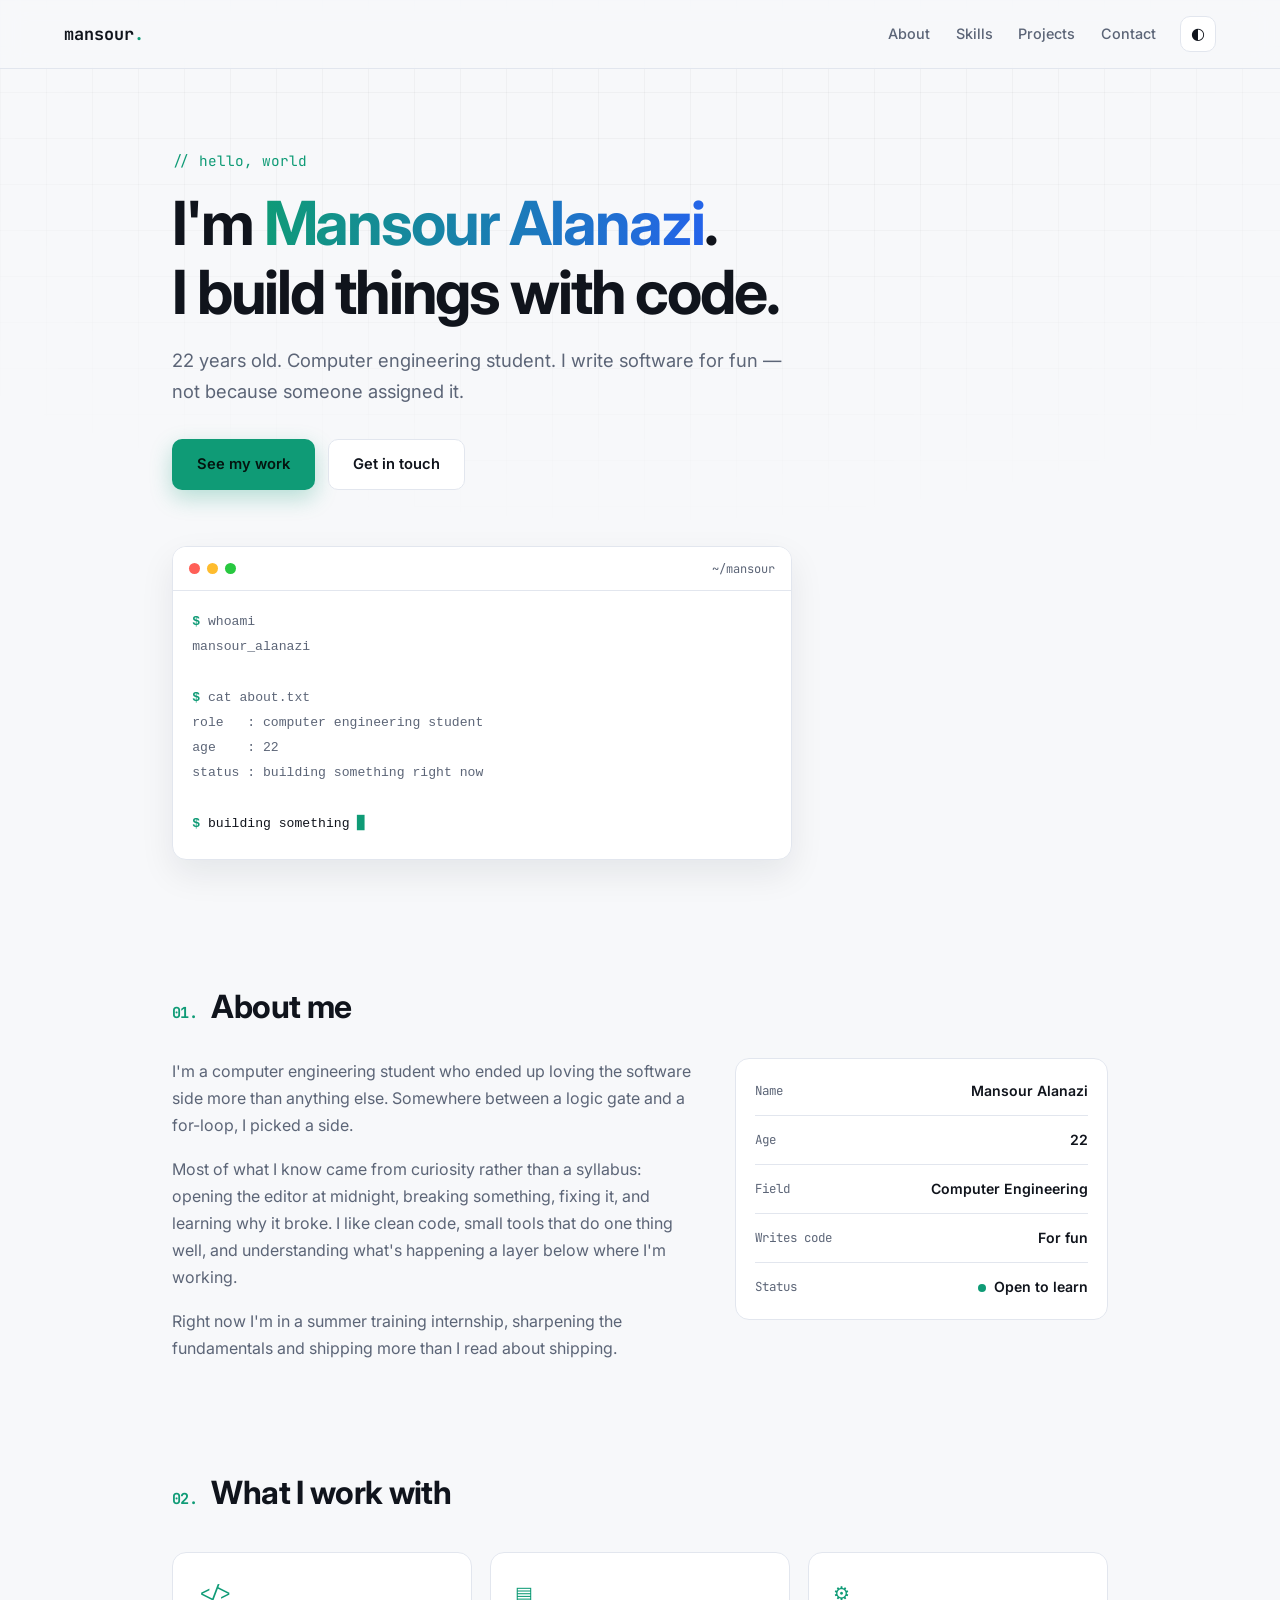
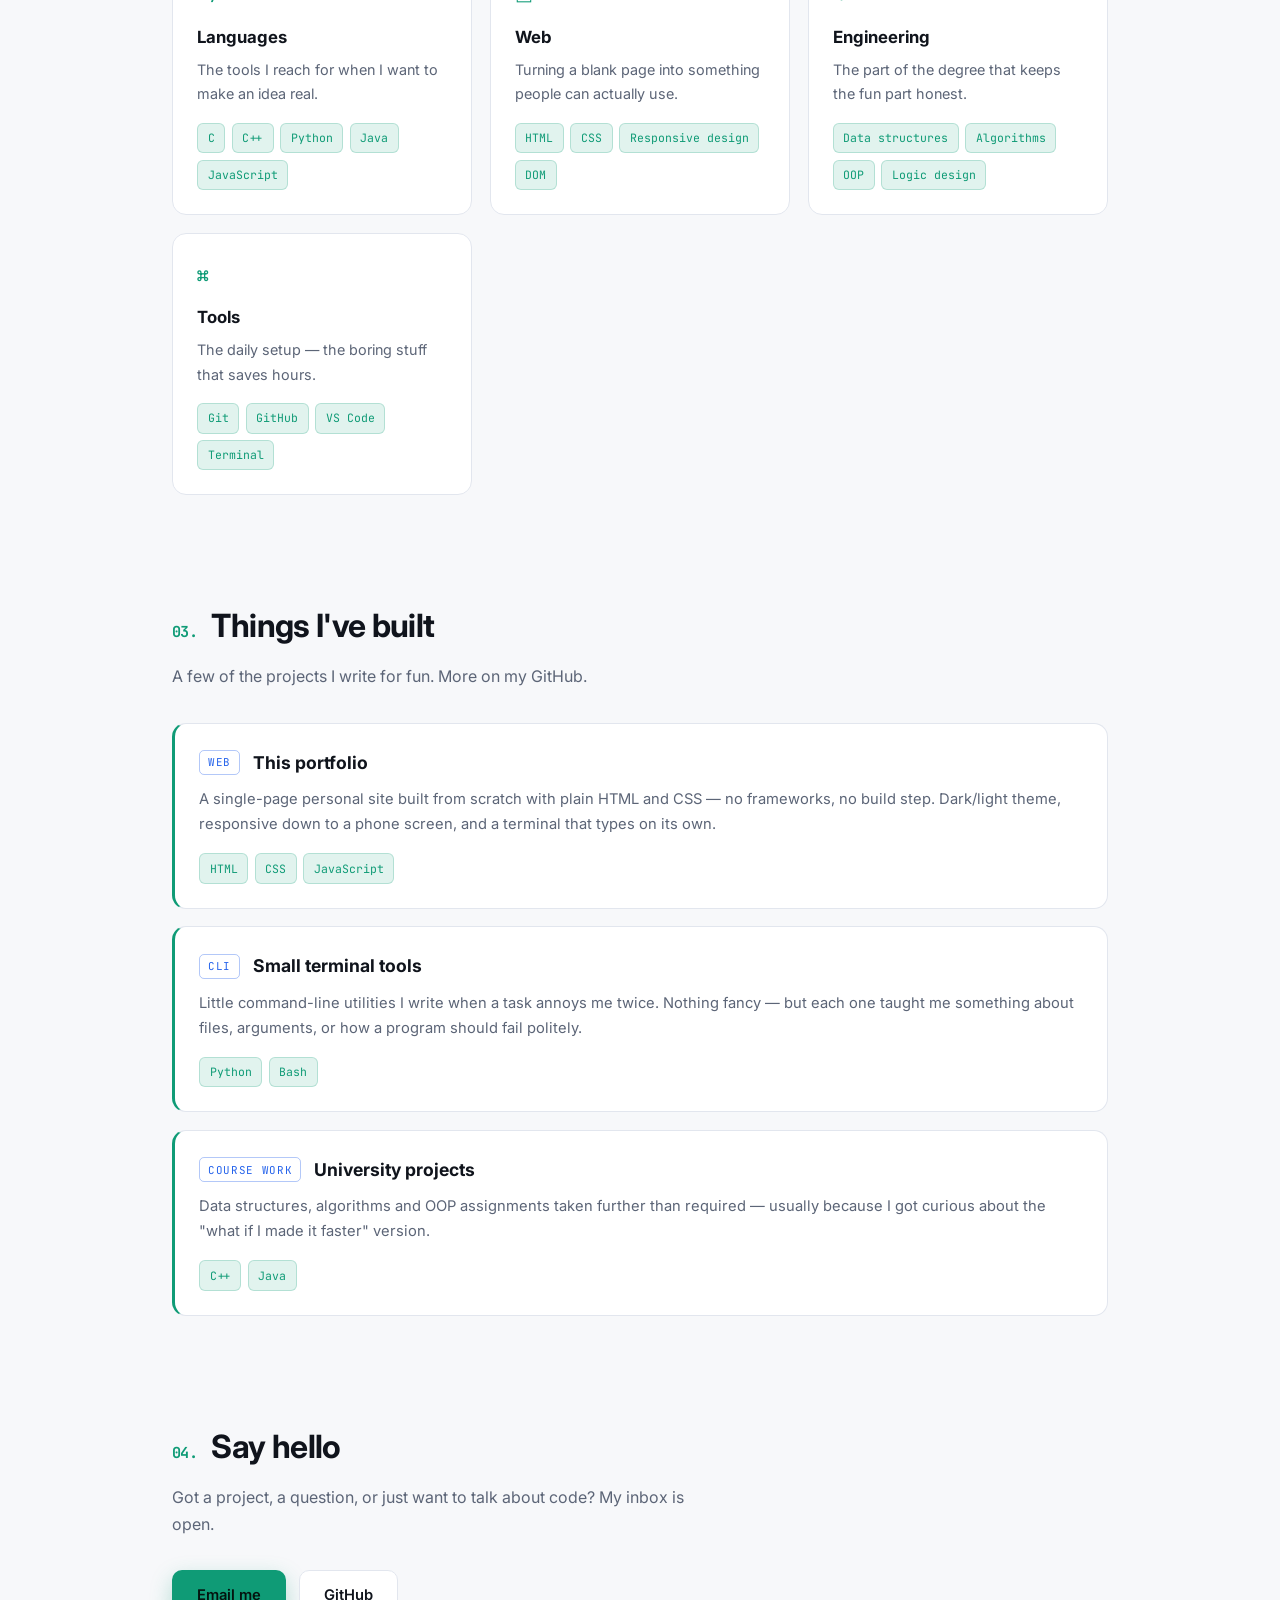
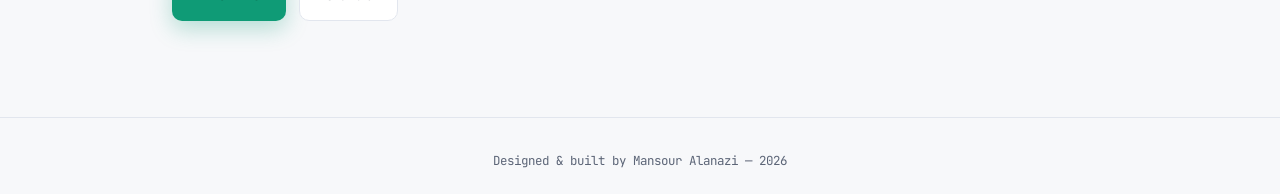
<file: portfolio/index.html>
<!DOCTYPE html>
<html lang="en">
<head>
  <meta charset="UTF-8">
  <meta name="viewport" content="width=device-width, initial-scale=1.0">
  <title>Mansour Alanazi — Computer Engineering Student</title>
  <meta name="description" content="Portfolio of Mansour Alanazi, a computer engineering student who writes software for fun.">
  <link rel="preconnect" href="https://fonts.googleapis.com">
  <link rel="preconnect" href="https://fonts.gstatic.com" crossorigin>
  <link href="https://fonts.googleapis.com/css2?family=JetBrains+Mono:wght@400;500;700&family=Inter:wght@400;500;600;700&display=swap" rel="stylesheet">
  <link rel="stylesheet" href="style.css">
</head>
<body>

  <div class="grid-bg" aria-hidden="true"></div>

  <header class="nav">
    <a href="#top" class="logo">mansour<span>.</span></a>
    <nav>
      <a href="#about">About</a>
      <a href="#skills">Skills</a>
      <a href="#projects">Projects</a>
      <a href="#contact">Contact</a>
    </nav>
    <button id="theme-toggle" class="theme-toggle" aria-label="Toggle color theme">
      <span class="theme-icon">◐</span>
    </button>
  </header>

  <main id="top">

    <!-- ---------- HERO ---------- -->
    <section class="hero">
      <p class="kicker">// hello, world</p>
      <h1>
        I'm <span class="accent">Mansour Alanazi</span>.<br>
        I build things with code.
      </h1>
      <p class="lead">
        22 years old. Computer engineering student.
        I write software for fun — not because someone assigned it.
      </p>

      <div class="hero-actions">
        <a href="#projects" class="btn btn-primary">See my work</a>
        <a href="#contact" class="btn btn-ghost">Get in touch</a>
      </div>

      <div class="terminal" aria-hidden="true">
        <div class="terminal-bar">
          <span class="dot red"></span>
          <span class="dot yellow"></span>
          <span class="dot green"></span>
          <span class="terminal-title">~/mansour</span>
        </div>
        <pre class="terminal-body"><code><span class="prompt">$</span> whoami
mansour_alanazi

<span class="prompt">$</span> cat about.txt
role   : computer engineering student
age    : 22
status : building something right now

<span class="prompt">$</span> <span class="typed" id="typed"></span><span class="cursor">▊</span></code></pre>
      </div>
    </section>

    <!-- ---------- ABOUT ---------- -->
    <section id="about" class="section reveal">
      <h2><span class="num">01.</span> About me</h2>
      <div class="about-grid">
        <div class="about-text">
          <p>
            I'm a computer engineering student who ended up loving the software side more
            than anything else. Somewhere between a logic gate and a for-loop, I picked a side.
          </p>
          <p>
            Most of what I know came from curiosity rather than a syllabus: opening the editor
            at midnight, breaking something, fixing it, and learning why it broke.
            I like clean code, small tools that do one thing well, and understanding what's
            happening a layer below where I'm working.
          </p>
          <p>
            Right now I'm in a summer training internship, sharpening the fundamentals and
            shipping more than I read about shipping.
          </p>
        </div>
        <ul class="facts">
          <li><span class="fact-key">Name</span><span class="fact-val">Mansour Alanazi</span></li>
          <li><span class="fact-key">Age</span><span class="fact-val">22</span></li>
          <li><span class="fact-key">Field</span><span class="fact-val">Computer Engineering</span></li>
          <li><span class="fact-key">Writes code</span><span class="fact-val">For fun</span></li>
          <li><span class="fact-key">Status</span><span class="fact-val"><span class="pulse"></span>Open to learn</span></li>
        </ul>
      </div>
    </section>

    <!-- ---------- SKILLS ---------- -->
    <section id="skills" class="section reveal">
      <h2><span class="num">02.</span> What I work with</h2>
      <div class="cards">
        <article class="card">
          <div class="card-icon">&lt;/&gt;</div>
          <h3>Languages</h3>
          <p>The tools I reach for when I want to make an idea real.</p>
          <div class="tags">
            <span>C</span><span>C++</span><span>Python</span><span>Java</span><span>JavaScript</span>
          </div>
        </article>

        <article class="card">
          <div class="card-icon">▤</div>
          <h3>Web</h3>
          <p>Turning a blank page into something people can actually use.</p>
          <div class="tags">
            <span>HTML</span><span>CSS</span><span>Responsive design</span><span>DOM</span>
          </div>
        </article>

        <article class="card">
          <div class="card-icon">⚙</div>
          <h3>Engineering</h3>
          <p>The part of the degree that keeps the fun part honest.</p>
          <div class="tags">
            <span>Data structures</span><span>Algorithms</span><span>OOP</span><span>Logic design</span>
          </div>
        </article>

        <article class="card">
          <div class="card-icon">⌘</div>
          <h3>Tools</h3>
          <p>The daily setup — the boring stuff that saves hours.</p>
          <div class="tags">
            <span>Git</span><span>GitHub</span><span>VS Code</span><span>Terminal</span>
          </div>
        </article>
      </div>
    </section>

    <!-- ---------- PROJECTS ---------- -->
    <section id="projects" class="section reveal">
      <h2><span class="num">03.</span> Things I've built</h2>
      <p class="section-note">A few of the projects I write for fun. More on my GitHub.</p>
      <div class="projects">

        <article class="project">
          <header>
            <span class="project-tag">Web</span>
            <h3>This portfolio</h3>
          </header>
          <p>
            A single-page personal site built from scratch with plain HTML and CSS — no
            frameworks, no build step. Dark/light theme, responsive down to a phone screen,
            and a terminal that types on its own.
          </p>
          <div class="tags"><span>HTML</span><span>CSS</span><span>JavaScript</span></div>
        </article>

        <article class="project">
          <header>
            <span class="project-tag">CLI</span>
            <h3>Small terminal tools</h3>
          </header>
          <p>
            Little command-line utilities I write when a task annoys me twice. Nothing
            fancy — but each one taught me something about files, arguments, or how a
            program should fail politely.
          </p>
          <div class="tags"><span>Python</span><span>Bash</span></div>
        </article>

        <article class="project">
          <header>
            <span class="project-tag">Course work</span>
            <h3>University projects</h3>
          </header>
          <p>
            Data structures, algorithms and OOP assignments taken further than required —
            usually because I got curious about the "what if I made it faster" version.
          </p>
          <div class="tags"><span>C++</span><span>Java</span></div>
        </article>

      </div>
    </section>

    <!-- ---------- CONTACT ---------- -->
    <section id="contact" class="section reveal">
      <h2><span class="num">04.</span> Say hello</h2>
      <p class="section-note">
        Got a project, a question, or just want to talk about code? My inbox is open.
      </p>
      <div class="contact-actions">
        <a class="btn btn-primary" href="mailto:mansourprivate13531@gmail.com">Email me</a>
        <a class="btn btn-ghost" href="https://github.com/MansourAZ0" target="_blank" rel="noopener">GitHub</a>
      </div>
    </section>

  </main>

  <footer>
    <p>Designed &amp; built by Mansour Alanazi — <span id="year"></span></p>
  </footer>

  <script src="script.js"></script>
</body>
</html>
</file>
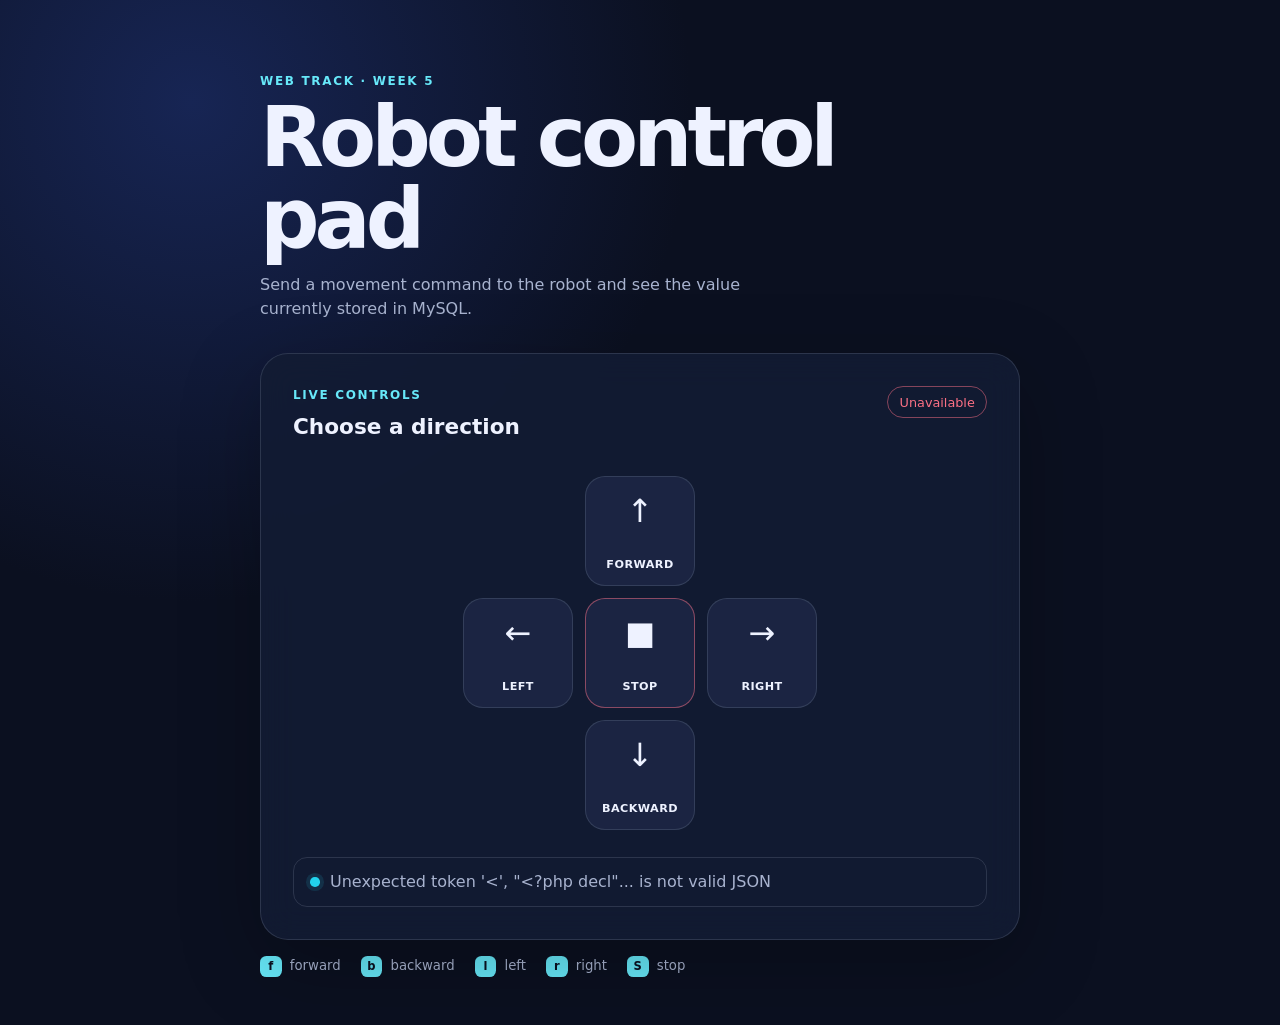
<file: robot-control/index.html>
<!doctype html>
<html lang="en" dir="ltr">
<head>
  <meta charset="utf-8">
  <meta name="viewport" content="width=device-width, initial-scale=1">
  <meta name="description" content="A web control pad for the training robot.">
  <title>Robot control pad</title>
  <link rel="stylesheet" href="style.css">
</head>
<body>
  <main class="shell">
    <section class="hero" aria-labelledby="page-title">
      <p class="eyebrow">Web track · week 5</p>
      <h1 id="page-title">Robot control pad</h1>
      <p class="intro">Send a movement command to the robot and see the value currently stored in MySQL.</p>
    </section>

    <section class="panel" aria-labelledby="controls-title">
      <div class="panel-heading">
        <div>
          <p class="eyebrow">Live controls</p>
          <h2 id="controls-title">Choose a direction</h2>
        </div>
        <span id="connection" class="connection" data-state="loading">Connecting…</span>
      </div>

      <div class="control-pad" aria-label="Robot movement controls">
        <button class="control control-forward" type="button" data-command="forward" aria-label="Move forward">↑<span>Forward</span></button>
        <button class="control control-left" type="button" data-command="left" aria-label="Turn left">←<span>Left</span></button>
        <button class="control control-stop" type="button" data-command="stop" aria-label="Stop the robot">■<span>Stop</span></button>
        <button class="control control-right" type="button" data-command="right" aria-label="Turn right">→<span>Right</span></button>
        <button class="control control-backward" type="button" data-command="backward" aria-label="Move backward">↓<span>Backward</span></button>
      </div>

      <div class="status-row" role="status" aria-live="polite">
        <span class="status-dot" aria-hidden="true"></span>
        <span id="status">Loading the current command…</span>
      </div>
    </section>

    <section class="legend" aria-label="Stored command mapping">
      <span><b>f</b> forward</span>
      <span><b>b</b> backward</span>
      <span><b>l</b> left</span>
      <span><b>r</b> right</span>
      <span><b>S</b> stop</span>
    </section>
  </main>
  <script src="script.js" defer></script>
</body>
</html>
</file>
<file: portfolio/style.css>
/* ==========================================================
   Mansour Alanazi — personal portfolio
   Plain CSS, no framework.
   ========================================================== */

:root {
  --bg:        #0b0e14;
  --bg-soft:   #11151f;
  --card:      #141924;
  --border:    #232a3a;
  --text:      #e6e9ef;
  --muted:     #8b94a7;
  --accent:    #4dd0a7;
  --accent-2:  #5aa9ff;
  --grid:      rgba(255, 255, 255, 0.025);
  --shadow:    0 18px 40px rgba(0, 0, 0, 0.45);
  --radius:    14px;
}

html[data-theme="light"] {
  --bg:        #f7f8fa;
  --bg-soft:   #ffffff;
  --card:      #ffffff;
  --border:    #e2e6ee;
  --text:      #10141c;
  --muted:     #5c6577;
  --accent:    #0f9b76;
  --accent-2:  #2563eb;
  --grid:      rgba(0, 0, 0, 0.03);
  --shadow:    0 14px 34px rgba(15, 23, 42, 0.08);
}

* { margin: 0; padding: 0; box-sizing: border-box; }

html { scroll-behavior: smooth; }

body {
  background: var(--bg);
  color: var(--text);
  font-family: "Inter", -apple-system, BlinkMacSystemFont, "Segoe UI", sans-serif;
  line-height: 1.7;
  -webkit-font-smoothing: antialiased;
  transition: background 0.3s ease, color 0.3s ease;
}

/* faint grid in the background */
.grid-bg {
  position: fixed;
  inset: 0;
  z-index: -1;
  background-image:
    linear-gradient(var(--grid) 1px, transparent 1px),
    linear-gradient(90deg, var(--grid) 1px, transparent 1px);
  background-size: 46px 46px;
  mask-image: radial-gradient(ellipse 80% 60% at 50% 0%, #000 40%, transparent 100%);
  -webkit-mask-image: radial-gradient(ellipse 80% 60% at 50% 0%, #000 40%, transparent 100%);
}

/* ---------- nav ---------- */
.nav {
  position: sticky;
  top: 0;
  z-index: 50;
  display: flex;
  align-items: center;
  gap: 1.5rem;
  padding: 1rem clamp(1.25rem, 5vw, 5rem);
  background: color-mix(in srgb, var(--bg) 82%, transparent);
  backdrop-filter: blur(12px);
  border-bottom: 1px solid var(--border);
}

.logo {
  font-family: "JetBrains Mono", monospace;
  font-weight: 700;
  font-size: 1.05rem;
  color: var(--text);
  text-decoration: none;
  margin-right: auto;
}
.logo span { color: var(--accent); }

.nav nav { display: flex; gap: 1.6rem; }

.nav nav a {
  color: var(--muted);
  text-decoration: none;
  font-size: 0.9rem;
  font-weight: 500;
  transition: color 0.2s ease;
}
.nav nav a:hover { color: var(--accent); }

.theme-toggle {
  background: var(--card);
  border: 1px solid var(--border);
  color: var(--text);
  width: 36px;
  height: 36px;
  border-radius: 10px;
  cursor: pointer;
  font-size: 1rem;
  line-height: 1;
  transition: border-color 0.2s ease, transform 0.2s ease;
}
.theme-toggle:hover { border-color: var(--accent); transform: rotate(180deg); }

/* ---------- layout ---------- */
main {
  max-width: 1000px;
  margin: 0 auto;
  padding: 0 clamp(1.25rem, 5vw, 2rem);
}

.section { padding: 5.5rem 0 1rem; }

.section h2 {
  font-size: clamp(1.5rem, 4vw, 2rem);
  margin-bottom: 0.6rem;
  letter-spacing: -0.02em;
}

.num {
  font-family: "JetBrains Mono", monospace;
  color: var(--accent);
  font-size: 0.95rem;
  margin-right: 0.5rem;
}

.section-note {
  color: var(--muted);
  margin-bottom: 2rem;
  max-width: 55ch;
}

/* ---------- hero ---------- */
.hero { padding: 5rem 0 2rem; }

.kicker {
  font-family: "JetBrains Mono", monospace;
  color: var(--accent);
  font-size: 0.9rem;
  margin-bottom: 1rem;
}

.hero h1 {
  font-size: clamp(2.1rem, 7vw, 3.8rem);
  line-height: 1.12;
  letter-spacing: -0.035em;
  margin-bottom: 1.2rem;
}

.accent {
  background: linear-gradient(100deg, var(--accent), var(--accent-2));
  -webkit-background-clip: text;
  background-clip: text;
  color: transparent;
}

.lead {
  color: var(--muted);
  font-size: clamp(1rem, 2.4vw, 1.15rem);
  max-width: 52ch;
  margin-bottom: 2rem;
}

.hero-actions { display: flex; flex-wrap: wrap; gap: 0.8rem; margin-bottom: 3.5rem; }

.btn {
  display: inline-block;
  padding: 0.75rem 1.5rem;
  border-radius: 10px;
  font-size: 0.92rem;
  font-weight: 600;
  text-decoration: none;
  border: 1px solid transparent;
  transition: transform 0.18s ease, box-shadow 0.18s ease, background 0.2s ease;
}
.btn:hover { transform: translateY(-2px); }

.btn-primary {
  background: var(--accent);
  color: #04140f;
  box-shadow: 0 8px 22px color-mix(in srgb, var(--accent) 28%, transparent);
}

.btn-ghost {
  border-color: var(--border);
  color: var(--text);
  background: var(--card);
}
.btn-ghost:hover { border-color: var(--accent); color: var(--accent); }

/* ---------- terminal ---------- */
.terminal {
  background: var(--bg-soft);
  border: 1px solid var(--border);
  border-radius: var(--radius);
  overflow: hidden;
  box-shadow: var(--shadow);
  max-width: 620px;
}

.terminal-bar {
  display: flex;
  align-items: center;
  gap: 0.45rem;
  padding: 0.7rem 1rem;
  background: var(--card);
  border-bottom: 1px solid var(--border);
}

.dot { width: 11px; height: 11px; border-radius: 50%; display: inline-block; }
.dot.red { background: #ff5f57; }
.dot.yellow { background: #febc2e; }
.dot.green { background: #28c840; }

.terminal-title {
  margin-left: auto;
  font-family: "JetBrains Mono", monospace;
  font-size: 0.75rem;
  color: var(--muted);
}

.terminal-body {
  padding: 1.1rem 1.2rem 1.4rem;
  font-family: "JetBrains Mono", monospace;
  font-size: 0.82rem;
  line-height: 1.85;
  color: var(--muted);
  overflow-x: auto;
}

.prompt { color: var(--accent); font-weight: 700; }
.typed { color: var(--text); }

.cursor {
  color: var(--accent);
  animation: blink 1s step-end infinite;
}
@keyframes blink { 50% { opacity: 0; } }

/* ---------- about ---------- */
.about-grid {
  display: grid;
  grid-template-columns: 1.4fr 1fr;
  gap: 2.5rem;
  margin-top: 1.5rem;
}

.about-text p { color: var(--muted); margin-bottom: 1rem; }
.about-text p:last-child { margin-bottom: 0; }

.facts {
  list-style: none;
  background: var(--card);
  border: 1px solid var(--border);
  border-radius: var(--radius);
  padding: 0.5rem 1.2rem;
  align-self: start;
}

.facts li {
  display: flex;
  justify-content: space-between;
  align-items: center;
  gap: 1rem;
  padding: 0.75rem 0;
  border-bottom: 1px solid var(--border);
  font-size: 0.88rem;
}
.facts li:last-child { border-bottom: none; }

.fact-key { color: var(--muted); font-family: "JetBrains Mono", monospace; font-size: 0.78rem; }
.fact-val { font-weight: 600; text-align: right; }

.pulse {
  display: inline-block;
  width: 8px;
  height: 8px;
  border-radius: 50%;
  background: var(--accent);
  margin-right: 0.5rem;
  box-shadow: 0 0 0 0 color-mix(in srgb, var(--accent) 60%, transparent);
  animation: pulse 2s infinite;
}
@keyframes pulse {
  70%  { box-shadow: 0 0 0 8px transparent; }
  100% { box-shadow: 0 0 0 0 transparent; }
}

/* ---------- cards ---------- */
.cards {
  display: grid;
  grid-template-columns: repeat(auto-fit, minmax(230px, 1fr));
  gap: 1.1rem;
  margin-top: 2rem;
}

.card {
  background: var(--card);
  border: 1px solid var(--border);
  border-radius: var(--radius);
  padding: 1.5rem;
  transition: transform 0.22s ease, border-color 0.22s ease, box-shadow 0.22s ease;
}
.card:hover {
  transform: translateY(-4px);
  border-color: color-mix(in srgb, var(--accent) 45%, var(--border));
  box-shadow: var(--shadow);
}

.card-icon {
  font-family: "JetBrains Mono", monospace;
  font-size: 1.2rem;
  color: var(--accent);
  margin-bottom: 0.8rem;
}

.card h3 { font-size: 1.05rem; margin-bottom: 0.4rem; }
.card p { color: var(--muted); font-size: 0.9rem; margin-bottom: 1rem; }

.tags { display: flex; flex-wrap: wrap; gap: 0.4rem; }

.tags span {
  font-family: "JetBrains Mono", monospace;
  font-size: 0.72rem;
  padding: 0.28rem 0.6rem;
  border-radius: 6px;
  background: color-mix(in srgb, var(--accent) 12%, transparent);
  color: var(--accent);
  border: 1px solid color-mix(in srgb, var(--accent) 22%, transparent);
}

/* ---------- projects ---------- */
.projects { display: grid; gap: 1.1rem; }

.project {
  background: var(--card);
  border: 1px solid var(--border);
  border-left: 3px solid var(--accent);
  border-radius: var(--radius);
  padding: 1.5rem;
  transition: transform 0.22s ease, box-shadow 0.22s ease;
}
.project:hover { transform: translateX(4px); box-shadow: var(--shadow); }

.project header { display: flex; align-items: center; gap: 0.8rem; margin-bottom: 0.6rem; }
.project h3 { font-size: 1.1rem; }

.project-tag {
  font-family: "JetBrains Mono", monospace;
  font-size: 0.68rem;
  letter-spacing: 0.06em;
  text-transform: uppercase;
  color: var(--accent-2);
  border: 1px solid color-mix(in srgb, var(--accent-2) 35%, transparent);
  border-radius: 5px;
  padding: 0.15rem 0.5rem;
  white-space: nowrap;
}

.project p { color: var(--muted); font-size: 0.92rem; margin-bottom: 1rem; }

/* ---------- contact ---------- */
.contact-actions { display: flex; flex-wrap: wrap; gap: 0.8rem; }

/* ---------- footer ---------- */
footer {
  margin-top: 5rem;
  padding: 2rem 1.5rem;
  border-top: 1px solid var(--border);
  text-align: center;
  color: var(--muted);
  font-family: "JetBrains Mono", monospace;
  font-size: 0.78rem;
}

/* ---------- scroll reveal ----------
   Only hidden when JS is running, so the page still
   shows everything if the script fails to load. */
html.js .reveal {
  opacity: 0;
  transform: translateY(22px);
  transition: opacity 0.6s ease, transform 0.6s ease;
}
html.js .reveal.visible { opacity: 1; transform: none; }

/* ---------- responsive ---------- */
@media (max-width: 760px) {
  .about-grid { grid-template-columns: 1fr; gap: 1.6rem; }
  .nav nav { display: none; }
  .section { padding: 4rem 0 1rem; }
}

@media (prefers-reduced-motion: reduce) {
  * { animation: none !important; transition: none !important; }
  html.js .reveal { opacity: 1; transform: none; }
  html { scroll-behavior: auto; }
}
</file>
<file: robot-control/style.css>
:root {
  color-scheme: dark;
  --bg: #0b1020;
  --panel: rgba(19, 28, 52, .88);
  --line: rgba(148, 163, 184, .2);
  --text: #eef2ff;
  --muted: #a8b3cf;
  --accent: #67e8f9;
  --accent-strong: #22d3ee;
  --danger: #fb7185;
}

* { box-sizing: border-box; }

body {
  min-height: 100vh;
  margin: 0;
  color: var(--text);
  font: 16px/1.5 Inter, ui-sans-serif, system-ui, -apple-system, sans-serif;
  background: radial-gradient(circle at 15% 10%, #172554 0, transparent 35%), var(--bg);
}

.shell { width: min(760px, calc(100% - 2rem)); margin: 0 auto; padding: 4.5rem 0 3rem; }
.hero { margin-bottom: 2rem; }
.eyebrow { margin: 0 0 .45rem; color: var(--accent); font-size: .75rem; font-weight: 800; letter-spacing: .14em; text-transform: uppercase; }
h1, h2, p { margin-top: 0; }
h1 { max-width: 12ch; margin-bottom: .8rem; font-size: clamp(2.7rem, 8vw, 5.2rem); line-height: .98; letter-spacing: -.06em; }
h2 { margin-bottom: 0; font-size: 1.35rem; }
.intro { max-width: 48ch; margin-bottom: 0; color: var(--muted); }
.panel { padding: clamp(1.2rem, 4vw, 2rem); border: 1px solid var(--line); border-radius: 28px; background: var(--panel); box-shadow: 0 24px 80px rgba(0,0,0,.25); backdrop-filter: blur(16px); }
.panel-heading { display: flex; align-items: flex-start; justify-content: space-between; gap: 1rem; margin-bottom: 2rem; }
.connection { padding: .35rem .7rem; border: 1px solid var(--line); border-radius: 999px; color: var(--muted); font-size: .8rem; white-space: nowrap; }
.connection[data-state="ready"] { border-color: rgba(103, 232, 249, .4); color: var(--accent); }
.connection[data-state="error"] { border-color: rgba(251, 113, 133, .5); color: var(--danger); }
.control-pad { display: grid; grid-template-columns: repeat(3, minmax(72px, 110px)); grid-template-rows: repeat(3, minmax(72px, 110px)); justify-content: center; gap: .75rem; }
.control { display: grid; place-items: center; gap: .15rem; border: 1px solid var(--line); border-radius: 20px; color: var(--text); background: rgba(30, 41, 72, .8); font: inherit; font-size: 2rem; cursor: pointer; transition: transform .18s ease, border-color .18s ease, background .18s ease; }
.control span { font-size: .7rem; font-weight: 700; letter-spacing: .04em; text-transform: uppercase; }
.control:hover, .control:focus-visible { border-color: var(--accent); background: rgba(34, 211, 238, .15); transform: translateY(-2px); outline: none; }
.control:active { transform: translateY(1px) scale(.98); }
.control-stop { border-color: rgba(251, 113, 133, .5); }
.control-stop:hover, .control-stop:focus-visible { border-color: var(--danger); background: rgba(251, 113, 133, .15); }
.control-forward { grid-column: 2; grid-row: 1; }
.control-left { grid-column: 1; grid-row: 2; }
.control-stop { grid-column: 2; grid-row: 2; }
.control-right { grid-column: 3; grid-row: 2; }
.control-backward { grid-column: 2; grid-row: 3; }
.status-row { display: flex; align-items: center; gap: .65rem; min-height: 3rem; margin-top: 1.7rem; padding: .75rem 1rem; border: 1px solid var(--line); border-radius: 14px; color: var(--muted); }
.status-dot { width: .6rem; height: .6rem; flex: 0 0 auto; border-radius: 50%; background: var(--accent-strong); box-shadow: 0 0 0 .25rem rgba(34,211,238,.12); }
.legend { display: flex; flex-wrap: wrap; gap: .65rem 1.25rem; margin-top: 1rem; color: var(--muted); font-size: .83rem; }
.legend b { display: inline-grid; width: 1.35rem; height: 1.35rem; place-items: center; margin-right: .25rem; border-radius: .4rem; color: var(--bg); background: var(--accent); font-size: .72rem; }
@media (max-width: 520px) { .shell { padding-top: 2.5rem; } .panel-heading { flex-direction: column; } .control-pad { grid-template-columns: repeat(3, 1fr); grid-template-rows: repeat(3, 82px); } }
@media (prefers-reduced-motion: reduce) { *, *::before, *::after { scroll-behavior: auto !important; transition-duration: .01ms !important; } }
</file>
